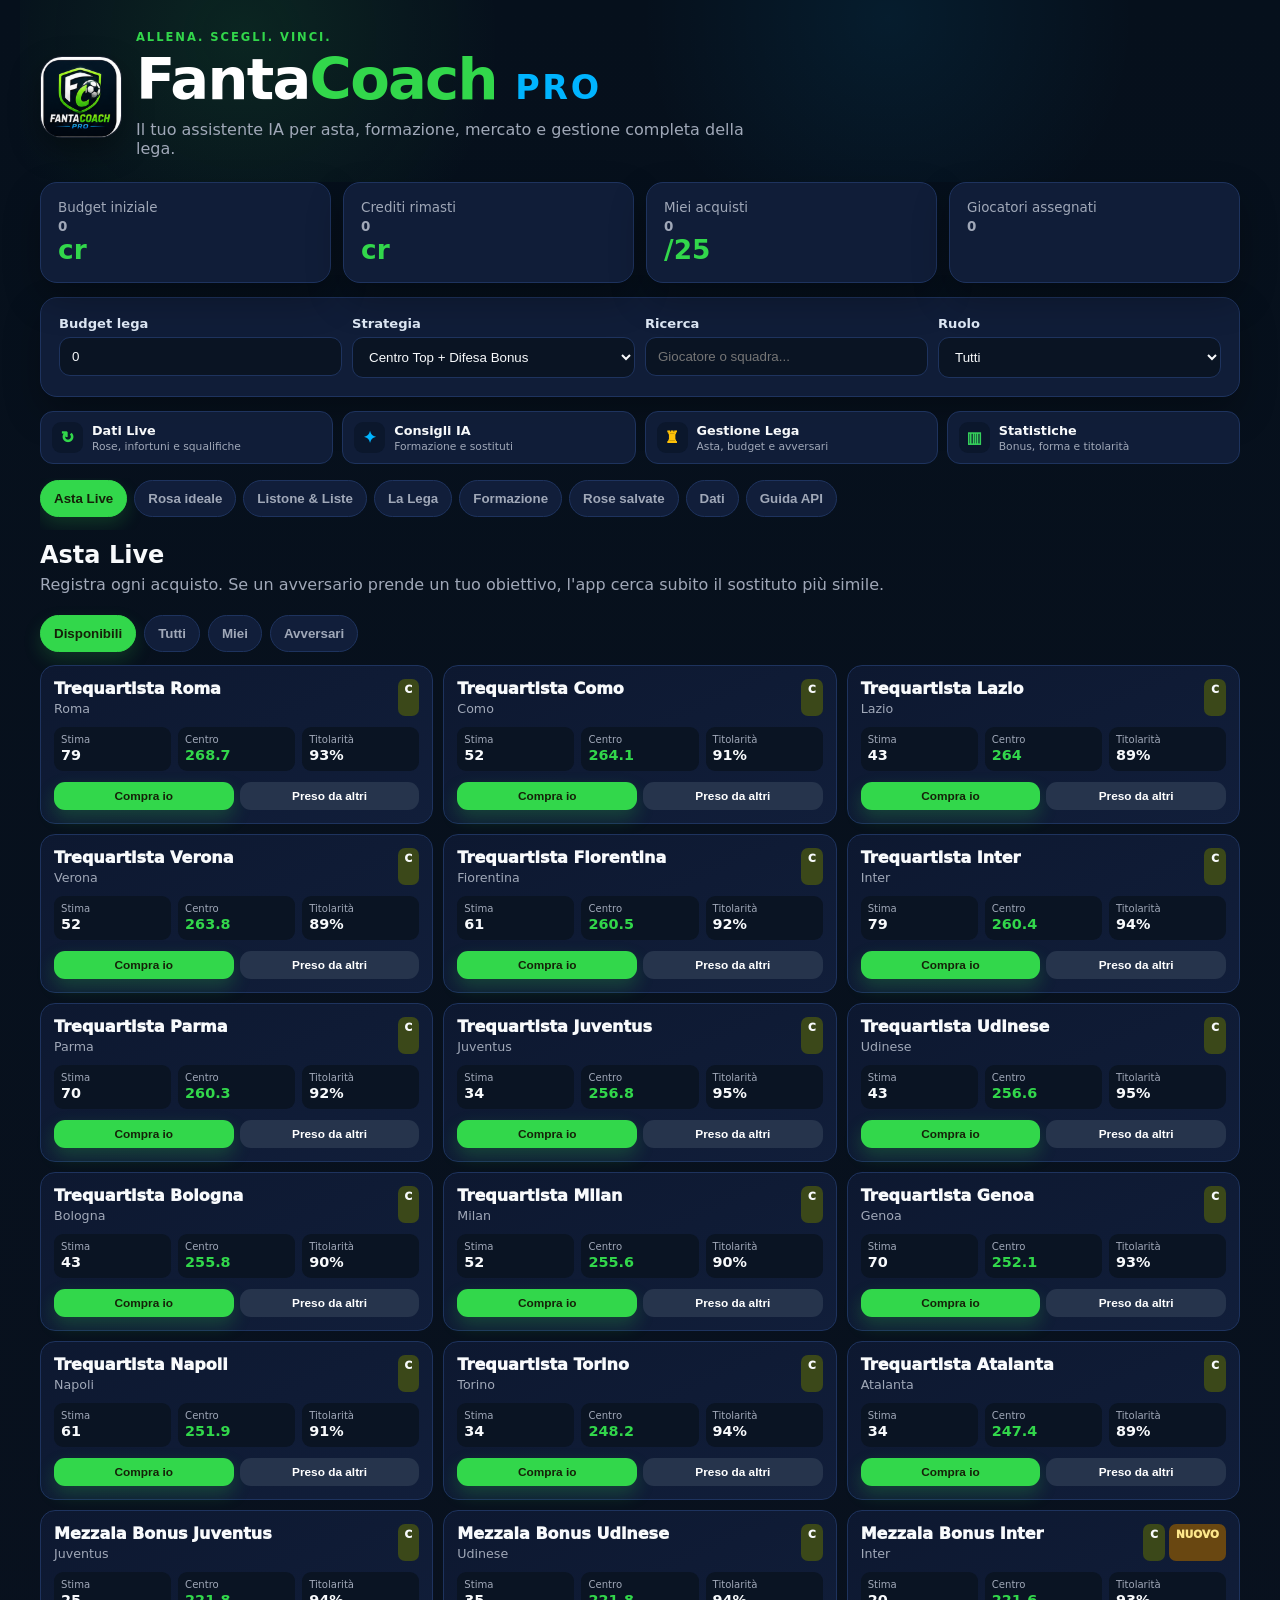
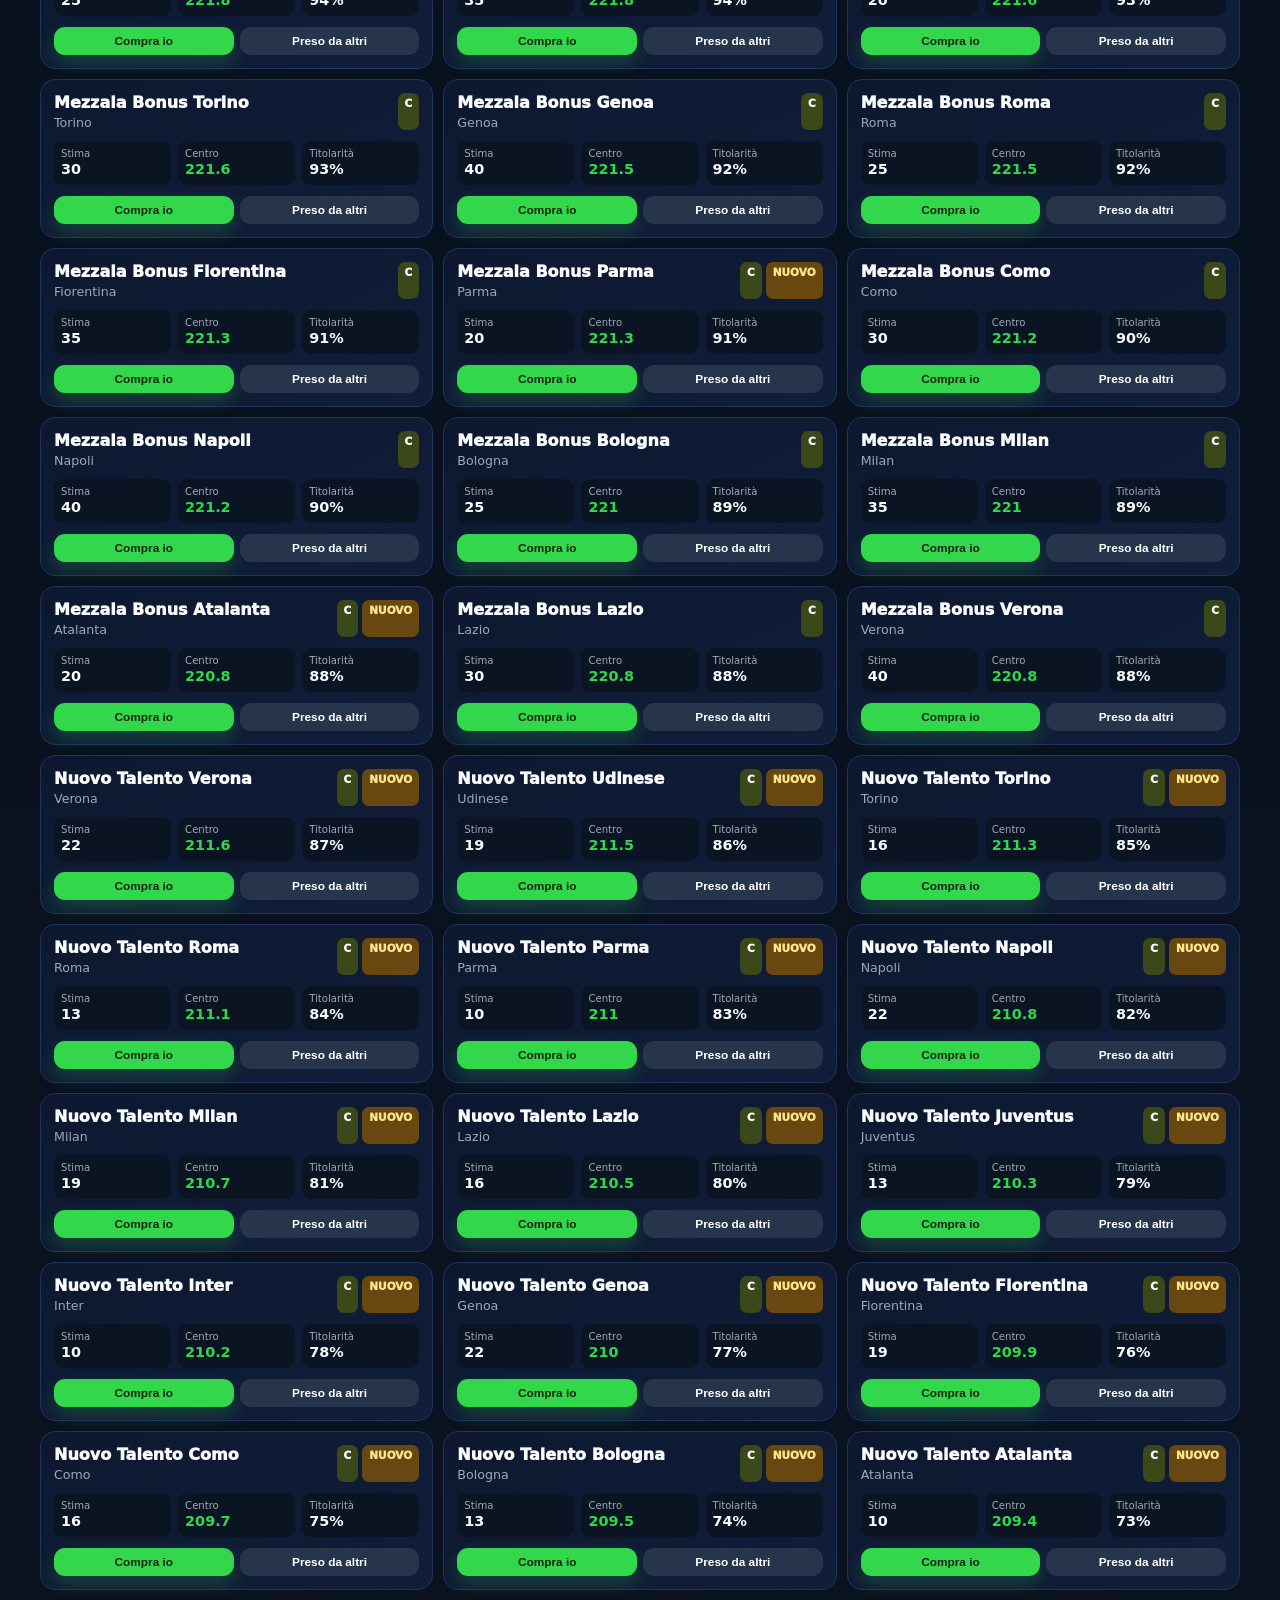
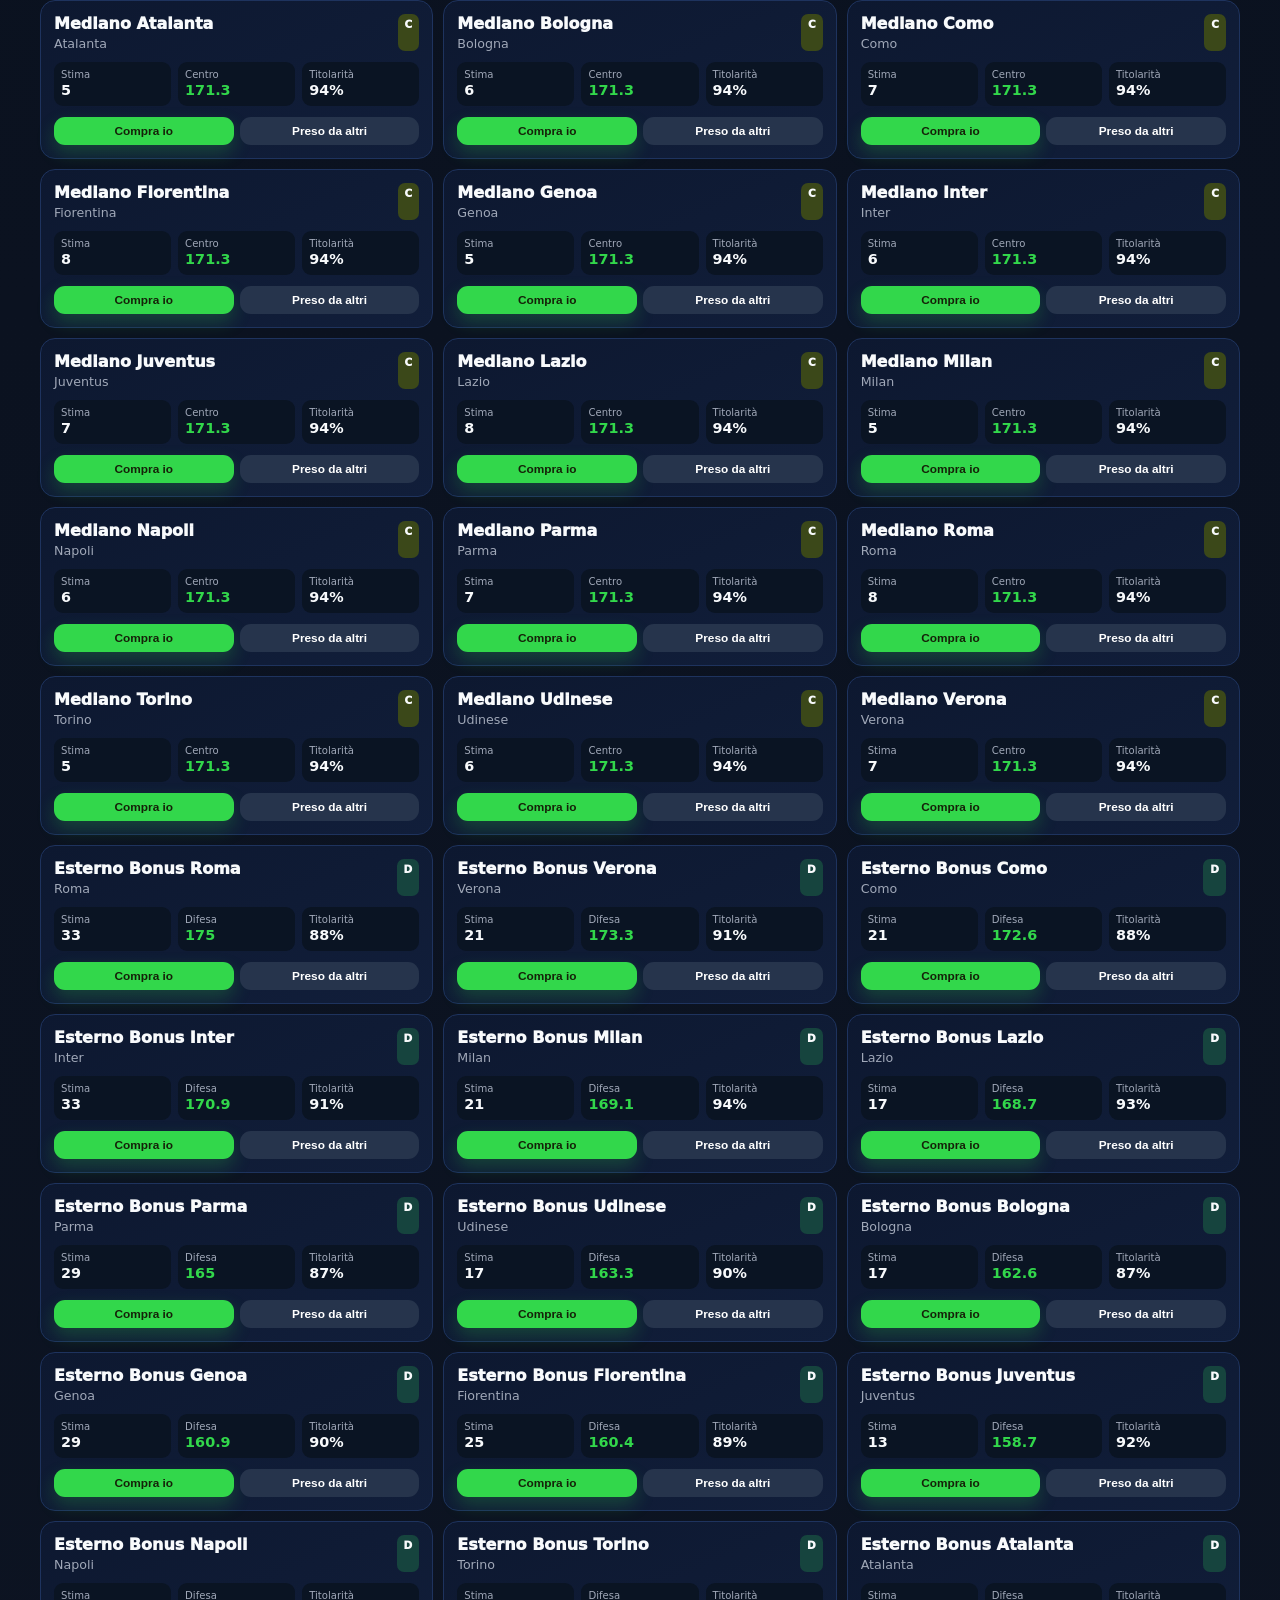
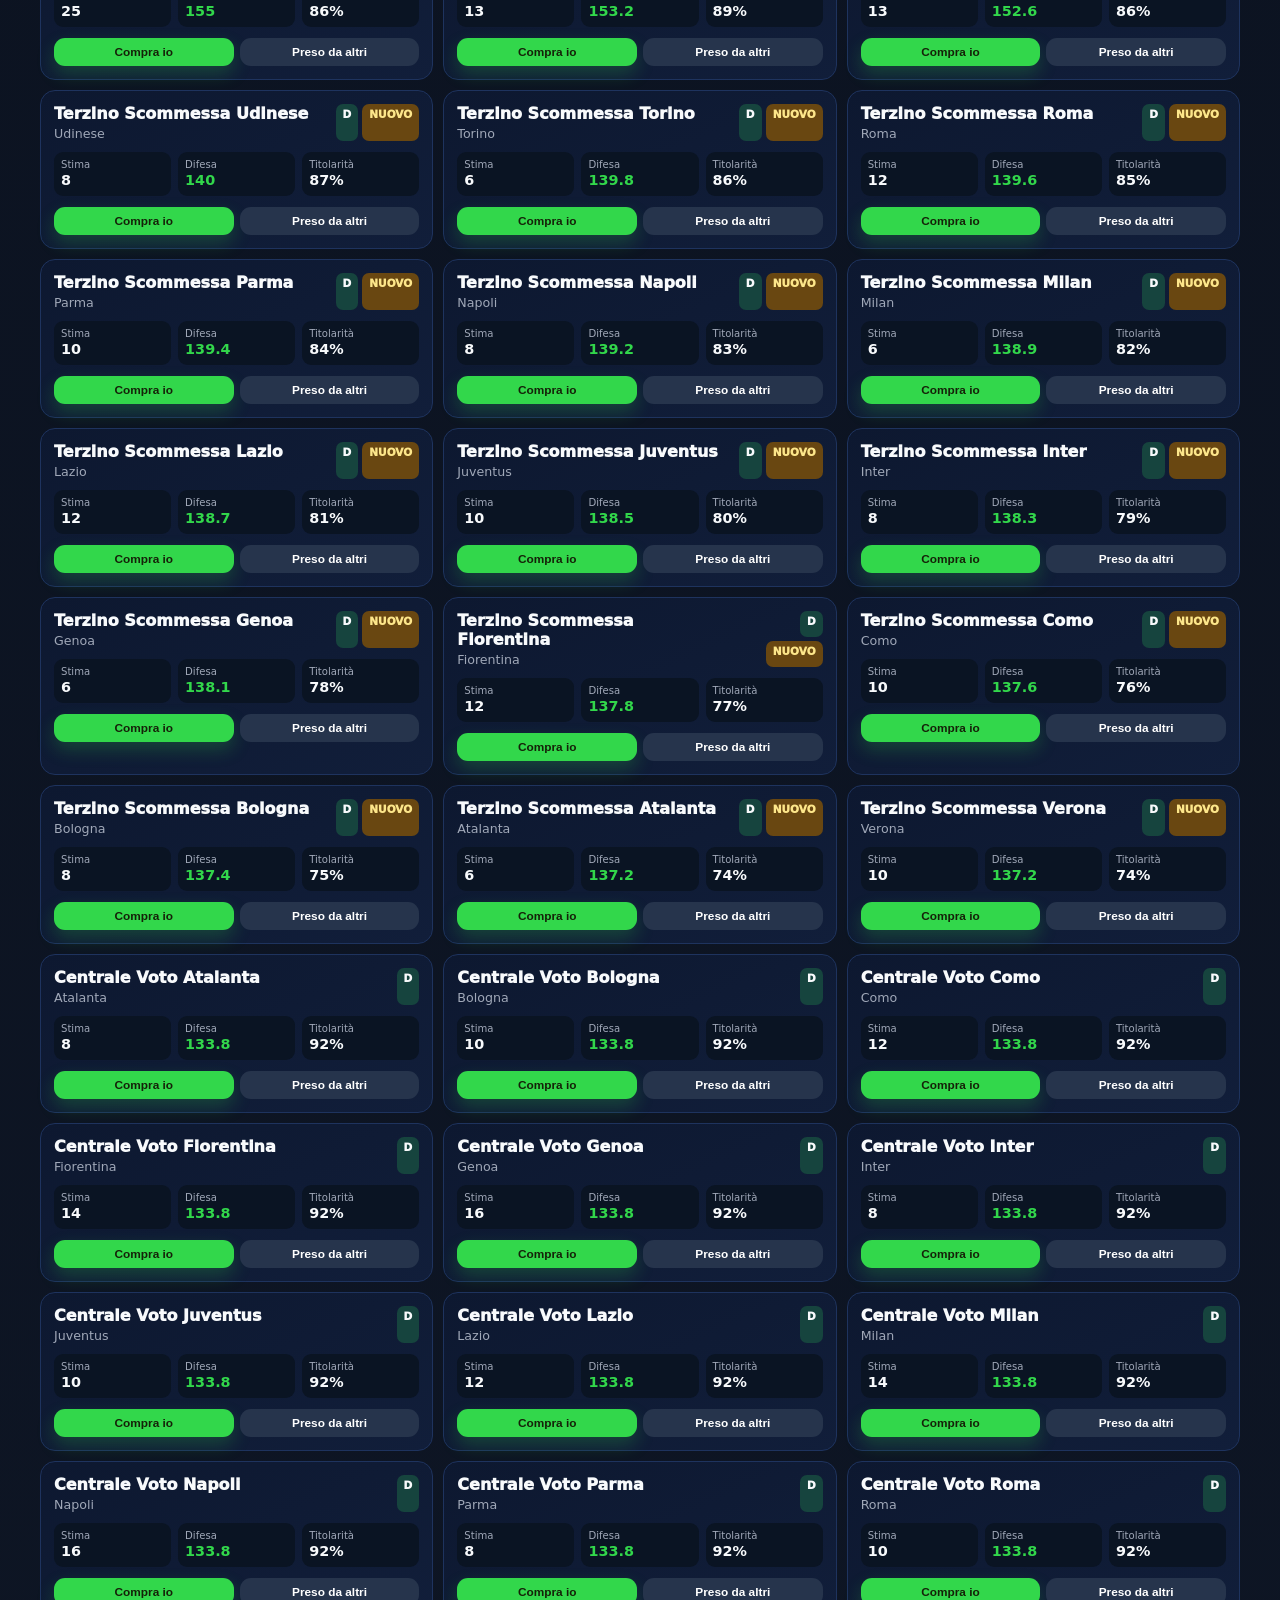
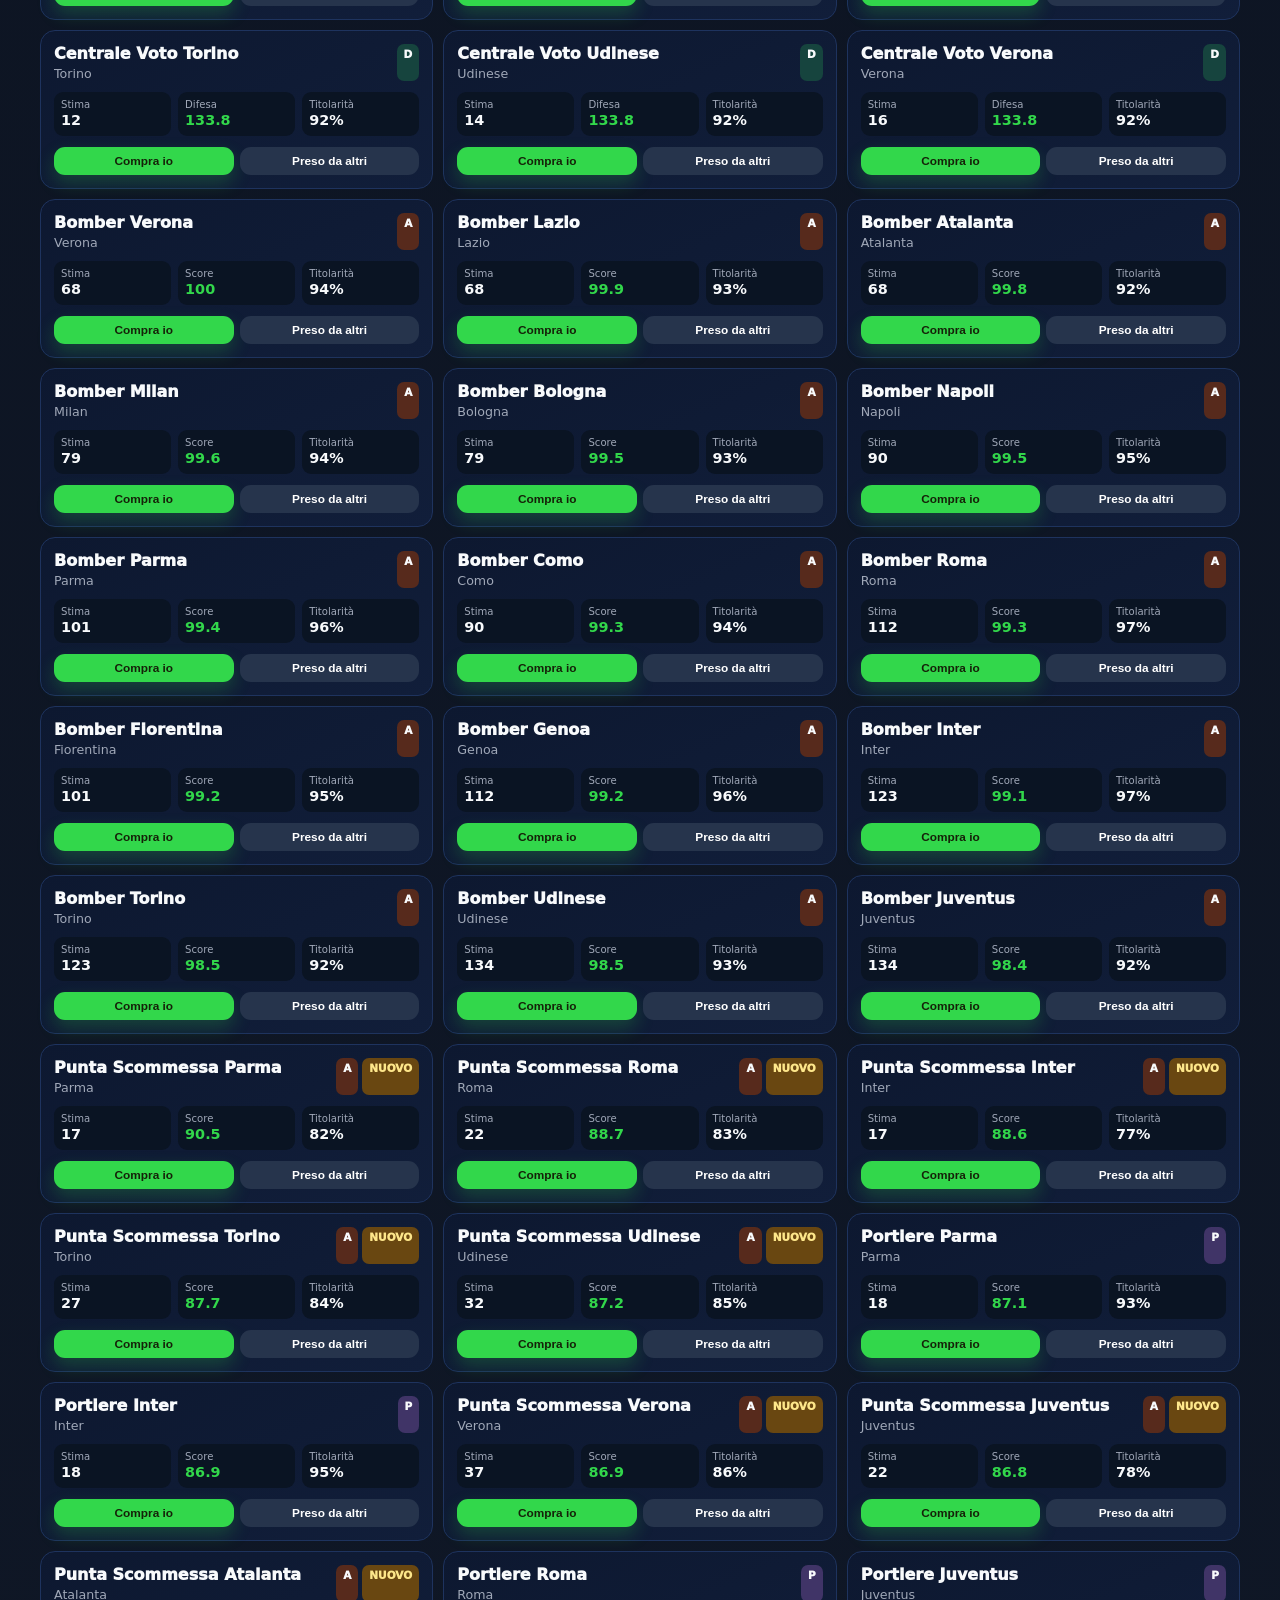
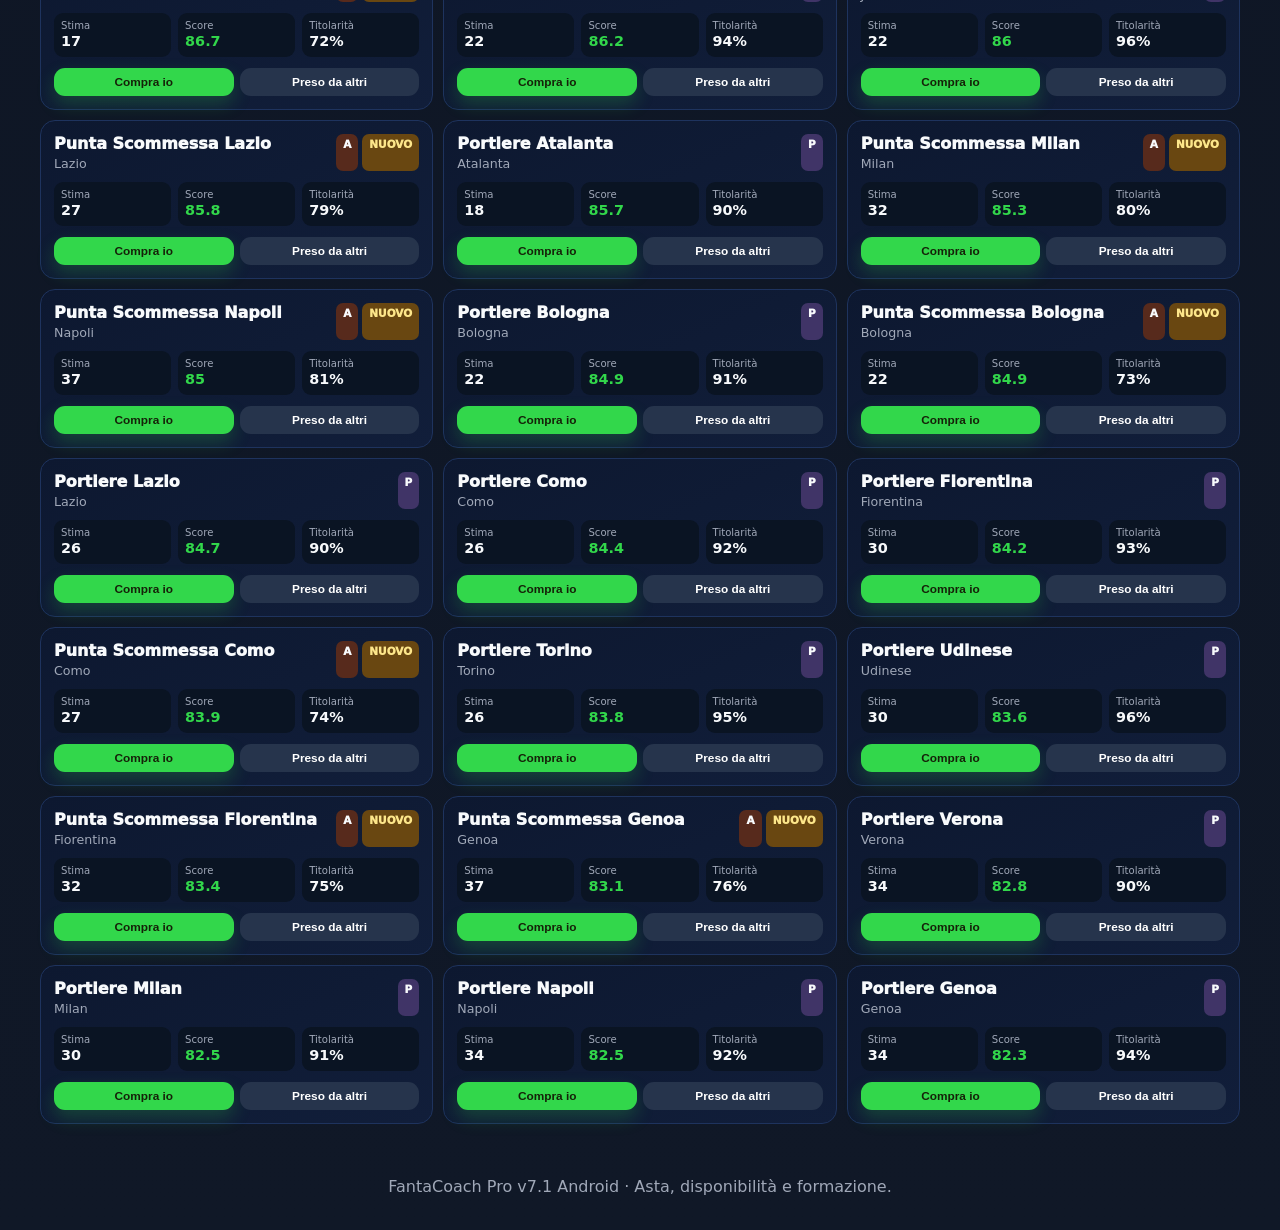
<file: web-source/index.html>
<!doctype html>
<html lang="it">
<head>
<meta charset="utf-8">
<meta name="viewport" content="width=device-width,initial-scale=1">
<meta name="theme-color" content="#0a1220">
<title>FantaCoach Pro v7.4</title>
<link rel="manifest" href="manifest.json">
<link rel="stylesheet" href="styles.css">
</head>
<body>
<header class="topbar">
  <div class="brand-wrap">
    <img src="logo-app.png" alt="Logo FantaCoach Pro" class="brand-logo">
    <div>
    <div class="eyebrow">ALLENA. SCEGLI. VINCI.</div>
    <h1><span class="brand-white">Fanta</span><span class="brand-green">Coach</span> <span class="brand-pro">Pro</span></h1>
    <p>Il tuo assistente IA per asta, formazione, mercato e gestione completa della lega.</p>
    </div>
  </div>
  <button id="installBtn" class="btn secondary hidden">Installa</button>
</header>

<main class="container">
<section class="stats grid">
  <article class="card stat"><span>Budget iniziale</span><strong><span id="budgetInitial">1000</span> cr</strong></article>
  <article class="card stat"><span>Crediti rimasti</span><strong class="good"><span id="budgetLeft">1000</span> cr</strong></article>
  <article class="card stat"><span>Miei acquisti</span><strong><span id="myBought">0</span>/25</strong></article>
  <article class="card stat"><span>Giocatori assegnati</span><strong><span id="soldCount">0</span></strong></article>
</section>

<section class="card settings">
  <div class="settings-grid">
    <label>Budget lega
      <input id="budgetInput" type="number" min="100" max="10000" value="1000">
    </label>
    <label>Strategia
      <select id="strategy">
        <option value="mid_def_risk">Centro Top + Difesa Bonus</option>
        <option value="midfield">Centrocampo dominante</option>
        <option value="defense_risk">Difesa Bonus + Scommesse</option>
        <option value="balanced">Equilibrata</option>
        <option value="attack">Top in attacco</option>
        <option value="value">Qualità/prezzo</option>
      </select>
    </label>
    <label>Ricerca
      <input id="globalSearch" type="search" placeholder="Giocatore o squadra...">
    </label>
    <label>Ruolo
      <select id="globalRole">
        <option value="">Tutti</option><option>P</option><option>D</option><option>C</option><option>A</option>
      </select>
    </label>
  </div>
</section>


<section class="feature-strip">
  <div class="feature"><span class="feature-icon live">↻</span><div><strong>Dati Live</strong><small>Rose, infortuni e squalifiche</small></div></div>
  <div class="feature"><span class="feature-icon ai">✦</span><div><strong>Consigli IA</strong><small>Formazione e sostituti</small></div></div>
  <div class="feature"><span class="feature-icon league">♜</span><div><strong>Gestione Lega</strong><small>Asta, budget e avversari</small></div></div>
  <div class="feature"><span class="feature-icon statsico">▥</span><div><strong>Statistiche</strong><small>Bonus, forma e titolarità</small></div></div>
</section>

<nav class="tabs">
  <button class="tab active" data-tab="auction">Asta Live</button>
  <button class="tab" data-tab="builder">Rosa ideale</button>
  <button class="tab" data-tab="lists">Listone & Liste</button>
  <button class="tab" data-tab="league">La Lega</button>
  <button class="tab" data-tab="lineup">Formazione</button>
  <button class="tab" data-tab="saved">Rose salvate</button>
  <button class="tab" data-tab="data">Dati</button>
  <button class="tab" data-tab="guide">Guida API</button>
</nav>

<section id="auction" class="tab-panel active">
  <div class="section-head">
    <div>
      <h2>Asta Live</h2>
      <p>Registra ogni acquisto. Se un avversario prende un tuo obiettivo, l'app cerca subito il sostituto più simile.</p>
    </div>
  </div>
  <div id="auctionAlerts"></div>
  <div class="auction-filters">
    <button class="filter-pill active" data-availability="available">Disponibili</button>
    <button class="filter-pill" data-availability="all">Tutti</button>
    <button class="filter-pill" data-availability="mine">Miei</button>
    <button class="filter-pill" data-availability="sold">Avversari</button>
  </div>
  <div id="auctionGrid" class="players-grid"></div>
</section>

<section id="builder" class="tab-panel">
  <div class="section-head">
    <div><h2>Rosa ideale</h2><p>Scegli alcuni obiettivi oppure lascia fare tutto a FantaCoach. Gli acquisti reali vengono sempre mantenuti.</p></div>
  </div>
  <div class="actions">
    <button id="proposeBtn" class="btn primary">✨ Proponi rosa completa</button>
    <button id="completeBtn" class="btn accent">🧩 Completa le mie scelte</button>
    <button id="saveSquadBtn" class="btn secondary">💾 Salva rosa</button>
    <button id="clearPlanBtn" class="btn danger">Azzera piano</button>
  </div>
  <div id="planSummary" class="coach-box"></div>
  <div id="planByRole"></div>
</section>

<section id="lists" class="tab-panel">
  <div class="section-head">
    <div><h2>Listone & Liste intelligenti</h2><p>Organizza obiettivi per fascia. I giocatori non più disponibili vengono sostituiti automaticamente.</p></div>
  </div>
  <div class="card list-toolbar">
    <div class="list-controls">
      <label>Squadra<select id="teamFilter"><option value="">Tutte</option></select></label>
      <label>Ruolo<select id="listRoleFilter"><option value="">Tutti</option><option>P</option><option>D</option><option>C</option><option>A</option></select></label>
      <label>Lista<select id="customListFilter"><option value="">Tutti</option></select></label>
    </div>
    <div class="new-list">
      <input id="newListName" maxlength="30" placeholder="Es. Miei pupilli">
      <button id="createListBtn" class="btn secondary">Crea lista</button>
    </div>
    <div id="listChips" class="chips"></div>
  </div>
  <div id="replacementLog"></div>
  <div id="listoneGrid" class="players-grid"></div>
</section>

<section id="league" class="tab-panel">
  <div class="section-head">
    <div><h2>La Lega</h2><p>Inserisci le squadre della lega e confronta in tempo reale la competitività delle rose.</p></div>
  </div>

  <div class="card league-setup">
    <div class="settings-grid">
      <label>Nome lega<input id="leagueName" placeholder="La mia lega"></label>
      <label>La mia squadra<input id="myTeamName" placeholder="Nome squadra"></label>
      <label>Nuovo avversario<input id="newOpponent" placeholder="Nome squadra avversaria"></label>
      <div class="field-button"><button id="addOpponentBtn" class="btn primary">+ Aggiungi squadra</button></div>
    </div>
    <div id="teamChips" class="chips"></div>
  </div>

  <div class="card compare-card">
    <h3>Power Ranking della lega</h3>
    <p class="small">Proiezione basata su qualità dei giocatori acquistati, equilibrio per ruolo, crediti residui e possibilità di completare la rosa.</p>
    <div id="leagueRanking"></div>
  </div>

  <div class="card import-card">
    <h3>Importa situazione asta</h3>
    <p>CSV: <code>player,owner,cost</code>. Utile per ricostruire rapidamente un'asta già iniziata.</p>
    <input id="leagueCsv" type="file" accept=".csv,text/csv">
    <div id="leagueImportMsg" class="message"></div>
  </div>
</section>


<section id="lineup" class="tab-panel">
  <div class="section-head">
    <div>
      <h2>Formazione della giornata</h2>
      <p>L'IA propone l'XI migliore usando solo i tuoi acquisti reali. Puoi poi modificare liberamente la scelta.</p>
    </div>
  </div>

  <div class="card lineup-toolbar">
    <div class="settings-grid">
      <label>Giornata
        <select id="roundSelect"><option value="">Sincronizza il calendario</option></select>
      </label>
      <label>Modulo preferito
        <select id="formationPref">
          <option value="auto">Automatico</option>
          <option value="343">3-4-3</option>
          <option value="352">3-5-2</option>
          <option value="433">4-3-3</option>
          <option value="442">4-4-2</option>
          <option value="451">4-5-1</option>
          <option value="532">5-3-2</option>
          <option value="541">5-4-1</option>
        </select>
      </label>
      <div class="field-button"><button id="matchdaySyncBtn" class="btn secondary">🔄 Aggiorna giornata</button></div>
      <div class="field-button"><button id="suggestLineupBtn" class="btn primary">✨ Suggerisci XI</button></div>
    </div>
    <div id="matchdayStatus" class="sync-status warn">Calendario non ancora sincronizzato.</div>
    <p class="small">Con modulo automatico, FantaCoach può scegliere 4 difensori quando il vantaggio del bonus/modificatore difesa supera l'alternativa offensiva.</p>
  </div>

  <div id="lineupWarnings"></div>

  <div class="lineup-columns">
    <div>
      <h3>XI titolare <span id="lineupCount" class="muted-inline">0/11</span></h3>
      <div id="startingXI" class="lineup-grid"></div>
    </div>
    <div>
      <h3>Panchina</h3>
      <div id="benchList" class="lineup-grid"></div>
    </div>
  </div>
</section>

<section id="saved" class="tab-panel">
  <div class="section-head"><div><h2>Rose salvate</h2><p>Conserva più strategie e ricaricale quando vuoi.</p></div></div>
  <div id="savedSquads"></div>
</section>

<section id="data" class="tab-panel">
  <div class="card import-card">
    <h2>Sync automatico Serie A</h2>
    <p>Collegamento sicuro via backend: la chiave API resta sul server e non viene salvata nel browser.</p>
    <div class="settings-grid api-settings">
      <label>Stagione API
        <input id="apiSeason" type="number" min="2020" max="2035" value="2026">
      </label>
      <label>Intervallo automatico
        <select id="apiInterval">
          <option value="21600000">Ogni 6 ore</option>
          <option value="43200000">Ogni 12 ore</option>
          <option value="86400000">Una volta al giorno</option>
        </select>
      </label>
      <div class="field-button"><button id="apiSyncBtn" class="btn primary">⚡ Sincronizza Serie A</button></div>
      <div class="field-button"><button id="apiTestBtn" class="btn secondary">Test collegamento</button></div>
    </div>
    <div class="actions medical-actions">
      <button id="medicalSyncBtn" class="btn secondary">🩺 Aggiorna infortuni + tempi di rientro</button>
    </div>
    <div id="apiStatus" class="sync-status">API non ancora sincronizzata.</div>
    <div id="apiMessage" class="message"></div>
    <p class="small">Il sync aggiorna squadre e appartenenza dei giocatori. Il controllo medico usa anche lo storico indisponibilità per stimare inizio/fine assenza quando l'API dispone delle date. Se l'assenza prevista è almeno 90 giorni, compare automaticamente <strong>SOSTITUIBILE ≥3 MESI</strong>.</p>
  </div>
  <div class="card import-card">
    <h2>Dati fantacalcistici / fallback CSV</h2>
    <p>Collega un CSV pubblico con quotazioni, FVM, ruoli e indicatori. Può essere usato insieme al sync Serie A.</p>
    <label>URL CSV giocatori<input id="remoteUrl" type="url" placeholder="https://.../giocatori.csv"></label>
    <div class="actions">
      <button id="syncRemoteBtn" class="btn primary">Aggiorna ora</button>
      <button id="clearRemoteBtn" class="btn secondary">Rimuovi sorgente</button>
    </div>
    <div id="syncMessage" class="message"></div>
  </div>
  <div class="card import-card">
    <h3>Import manuale listone</h3>
    <p><code>name,team,role,price,fvm,form,starter,risk,avg,goals,assists,setpieces,attacking,newarrival,upside</code></p>
    <input id="playersCsv" type="file" accept=".csv,text/csv">
    <div class="actions"><button id="downloadTemplateBtn" class="btn secondary">Scarica modello</button><button id="restoreDemoBtn" class="btn secondary">Ripristina demo</button></div>
    <div id="importMessage" class="message"></div>
  </div>
</section>

<section id="guide" class="tab-panel">
  <div class="section-head">
    <div>
      <h2>Guida collegamento API</h2>
      <p>Questa guida resta dentro l'app, così chiunque potrà riconfigurare il servizio in futuro.</p>
    </div>
  </div>

  <div class="card guide-card">
    <h3>1. Crea la chiave API</h3>
    <p>Registrati su API-Football / API-Sports e crea una API key per il servizio Football.</p>
    <div class="guide-note">🔐 Non inserire mai la chiave direttamente nell'app Android, in app.js o in un CSV.</div>
  </div>

  <div class="card guide-card">
    <h3>2. Pubblica il backend</h3>
    <p>Nel pacchetto Android trovi la cartella <code>backend-vercel</code>. Pubblicala su Vercel.</p>
    <ol>
      <li>Crea un nuovo progetto Vercel.</li>
      <li>Carica la cartella <strong>backend-vercel</strong>.</li>
      <li>Apri <strong>Settings → Environment Variables</strong>.</li>
      <li>Crea la variabile <code>API_FOOTBALL_KEY</code> e incolla lì la tua chiave.</li>
      <li>Esegui un nuovo Deploy.</li>
    </ol>
  </div>

  <div class="card guide-card">
    <h3>3. Collega questa app Android</h3>
    <p>Inserisci l'indirizzo pubblico del progetto Vercel, senza slash finale.</p>
    <label>URL backend
      <input id="backendUrl" type="url" placeholder="https://mio-fantacoach.vercel.app">
    </label>
    <div class="actions">
      <button id="saveBackendBtn" class="btn primary">Salva collegamento</button>
      <button id="guideTestBtn" class="btn secondary">Test API</button>
    </div>
    <div id="backendMessage" class="message"></div>
    <div class="guide-example"><strong>Esempio:</strong> https://fantacoach-api.vercel.app</div>
  </div>

  <div class="card guide-card">
    <h3>4. Sincronizza i dati</h3>
    <p>Dopo il test vai in <strong>Dati</strong> e usa:</p>
    <ul>
      <li><strong>Sincronizza Serie A</strong> per squadre e rose.</li>
      <li><strong>Aggiorna infortuni + tempi di rientro</strong> per il controllo medico approfondito.</li>
      <li><strong>Aggiorna giornata</strong> nella sezione Formazione per partite e avversari.</li>
    </ul>
  </div>

  <div class="card guide-card">
    <h3>5. Aggiornare l'app Android</h3>
    <p>L'app usa un identificativo Android stabile ed è compatibile da Android 5.0 in poi. Per pubblicare un aggiornamento:</p>
    <ol>
      <li>Apri il progetto in Android Studio.</li>
      <li>Aumenta <code>versionCode</code> (8, 9, 10...) e modifica <code>versionName</code>.</li>
      <li>Genera un nuovo <strong>Android App Bundle (.aab)</strong>.</li>
      <li>Caricalo sulla stessa scheda app in Google Play Console.</li>
      <li>Usa sempre la stessa chiave di firma / Play App Signing.</li>
    </ol>
    <div class="guide-note">📱 Non cambiare <code>applicationId</code> dopo la prima pubblicazione: Android lo usa per riconoscere gli aggiornamenti della stessa app.</div>
  </div>

  <div class="card guide-card">
    <h3>6. Cosa rimane salvato dopo un aggiornamento</h3>
    <p>Con il normale aggiornamento Android restano sul dispositivo: lega, squadre avversarie, prezzi d'asta, rose salvate, liste personalizzate, budget e impostazioni. La disinstallazione manuale può invece cancellare i dati locali.</p>
  </div>
</section>

</main>

<footer><p>FantaCoach Pro v7.1 Android · Asta, disponibilità e formazione.</p></footer>
<script src="app.js"></script>
</body>
</html>
</file>
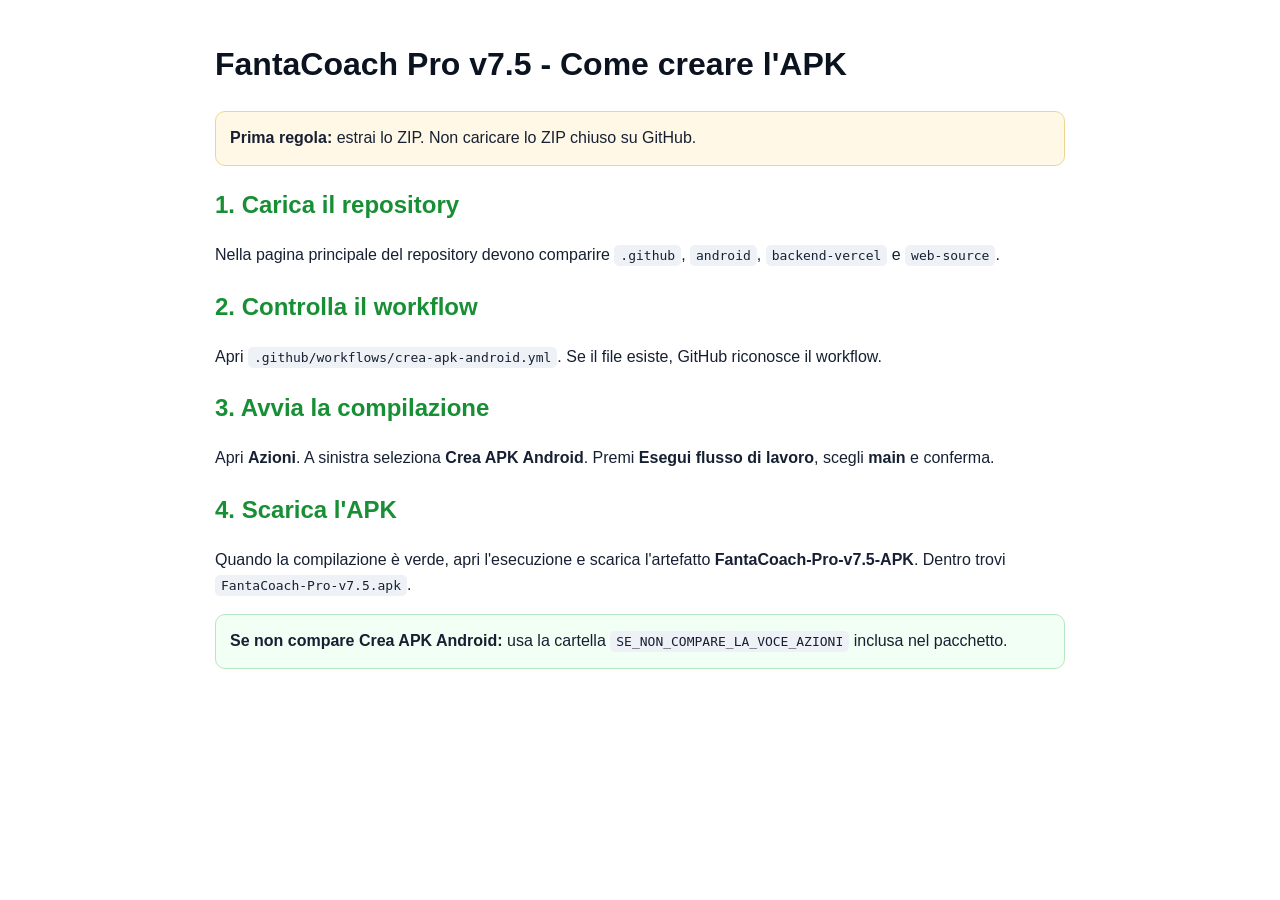
<file: FantaCoach_Pro_v7_5_REPOSITORY_OK/GUIDA_RAPIDA_ITALIANA.html>
<!doctype html><html lang="it"><head><meta charset="utf-8">
<title>Guida FantaCoach v7.5</title>
<style>
body{font-family:Arial,sans-serif;max-width:850px;margin:40px auto;padding:0 20px;line-height:1.55;color:#172033}
h1{color:#0B1320} h2{color:#188f34} code{background:#eef2f7;padding:3px 6px;border-radius:5px}
.box{background:#f2fff5;border:1px solid #b7e6c2;padding:14px;border-radius:10px}
.warn{background:#fff8e6;border:1px solid #efd690;padding:14px;border-radius:10px}
</style></head><body>
<h1>FantaCoach Pro v7.5 - Come creare l'APK</h1>
<div class="warn"><b>Prima regola:</b> estrai lo ZIP. Non caricare lo ZIP chiuso su GitHub.</div>
<h2>1. Carica il repository</h2>
<p>Nella pagina principale del repository devono comparire <code>.github</code>, <code>android</code>, <code>backend-vercel</code> e <code>web-source</code>.</p>
<h2>2. Controlla il workflow</h2>
<p>Apri <code>.github/workflows/crea-apk-android.yml</code>. Se il file esiste, GitHub riconosce il workflow.</p>
<h2>3. Avvia la compilazione</h2>
<p>Apri <b>Azioni</b>. A sinistra seleziona <b>Crea APK Android</b>. Premi <b>Esegui flusso di lavoro</b>, scegli <b>main</b> e conferma.</p>
<h2>4. Scarica l'APK</h2>
<p>Quando la compilazione è verde, apri l'esecuzione e scarica l'artefatto <b>FantaCoach-Pro-v7.5-APK</b>. Dentro trovi <code>FantaCoach-Pro-v7.5.apk</code>.</p>
<div class="box"><b>Se non compare Crea APK Android:</b> usa la cartella <code>SE_NON_COMPARE_LA_VOCE_AZIONI</code> inclusa nel pacchetto.</div>
</body></html>
</file>
<file: web-source/styles.css>
:root{--bg:#0B1320;--panel:#111E3A;--panel2:#0F1A33;--text:#F8FAFC;--muted:#A0A8B8;--accent:#32D74B;--cyan:#00B4FF;--gold:#FFC107;--danger:#FF3B30;--border:#1E335E;--shadow:0 16px 36px rgba(0,0,0,.28)}
*{box-sizing:border-box}body{margin:0;font-family:Inter,system-ui,-apple-system,"Segoe UI",sans-serif;color:var(--text);background:linear-gradient(180deg,#06101c,#0b1220 38%,#101827);min-height:100vh}
.topbar,.container{max-width:1240px;margin:auto}.topbar{padding:30px 20px 18px;display:flex;justify-content:space-between;gap:16px}.container{padding:0 20px 42px}
.eyebrow{font-size:.72rem;letter-spacing:.17em;font-weight:900;color:var(--accent)}h1{font-size:clamp(2.1rem,5vw,3.6rem);margin:.15rem 0}h2,h3{margin:.15rem 0}p{color:var(--muted);margin:.4rem 0}.small{font-size:.82rem}
.grid{display:grid;gap:12px}.stats{grid-template-columns:repeat(4,1fr);margin-bottom:14px}.card{background:rgba(17,24,39,.93);border:1px solid var(--border);border-radius:17px;box-shadow:var(--shadow)}.stat{padding:17px}.stat span{display:block;color:var(--muted);font-size:.84rem}.stat strong{display:block;font-size:1.65rem;margin-top:4px}.good{color:var(--accent)}
.settings,.league-setup,.compare-card,.import-card{padding:18px;margin-bottom:14px}.settings-grid{display:grid;grid-template-columns:repeat(4,1fr);gap:10px}.field-button{display:flex;align-items:end}.field-button .btn{width:100%;margin-bottom:0}
label{display:block;color:#dbe5f2;font-size:.82rem;font-weight:800}input,select{width:100%;margin-top:6px;padding:11px 12px;background:#0a1423;border:1px solid var(--border);border-radius:11px;color:var(--text);outline:none}input:focus,select:focus{border-color:var(--accent)}
.tabs{display:flex;gap:7px;overflow:auto;padding:2px 0 13px}.tab,.filter-pill{white-space:nowrap;border:1px solid var(--border);background:var(--panel);color:var(--muted);padding:10px 13px;border-radius:999px;font-weight:900;cursor:pointer}.tab.active,.filter-pill.active{background:var(--accent);border-color:var(--accent);color:#152108}.tab-panel{display:none}.tab-panel.active{display:block}
.section-head{display:flex;justify-content:space-between;align-items:center;gap:12px;margin:8px 0 15px}.btn{border:0;border-radius:11px;padding:10px 13px;font-weight:900;cursor:pointer}.btn.primary{background:var(--accent);color:#152108}.btn.accent{background:var(--cyan);color:#05262c}.btn.secondary{background:#26344c;color:#fff}.btn.danger{background:#3d1720;color:#fecaca;border:1px solid #7f1d1d}.btn.tiny{padding:7px 9px;font-size:.74rem}.hidden{display:none}.actions,.auction-filters{display:flex;gap:8px;flex-wrap:wrap;margin-bottom:13px}
.players-grid{display:grid;grid-template-columns:repeat(3,1fr);gap:10px}.player-card{background:linear-gradient(155deg,#111827,#172237);border:1px solid var(--border);border-radius:15px;padding:13px;position:relative}.player-card.mine{border-color:var(--accent)}.player-card.sold{opacity:.63}.player-card.planned{box-shadow:0 0 0 1px var(--cyan)}
.player-top{display:flex;justify-content:space-between;gap:8px}.player-name{font-size:1rem;font-weight:950}.team{font-size:.79rem;color:var(--muted);margin-top:3px}.badges{display:flex;gap:4px;flex-wrap:wrap;justify-content:flex-end}.badge{font-size:.66rem;font-weight:950;padding:4px 7px;border-radius:7px;background:#293750}.badge.P{background:#403467}.badge.D{background:#16443e}.badge.C{background:#3b4819}.badge.A{background:#572a1c}.badge.new{background:#694711;color:#fde68a}.badge.mine{background:#254817;color:#d9f99d}.badge.sold{background:#51202a;color:#fecaca}
.metrics{display:grid;grid-template-columns:repeat(3,1fr);gap:7px;margin:11px 0}.metric{background:#0a1423;border-radius:9px;padding:7px}.metric span{display:block;font-size:.63rem;color:var(--muted)}.metric strong{font-size:.9rem}.score{color:var(--accent)}
.statusline{background:#0a1423;border-radius:9px;padding:8px;margin-bottom:9px;font-size:.78rem;color:#dbe5f2}.player-actions{display:flex;gap:6px;flex-wrap:wrap}.player-actions .btn{flex:1}.mini-select{flex:2;min-width:120px;margin:0;padding:8px;font-size:.75rem}
.coach-box{background:linear-gradient(135deg,#132217,#101c2b);border:1px solid #315a31;border-radius:14px;padding:14px;margin-bottom:15px;color:#d9f99d}.role-block{margin-bottom:16px}.role-title{display:flex;justify-content:space-between;align-items:center;margin-bottom:7px}.squad-list{display:grid;grid-template-columns:repeat(2,1fr);gap:8px}.squad-row{display:flex;justify-content:space-between;align-items:center;gap:8px;background:var(--panel);border:1px solid var(--border);border-radius:11px;padding:11px 13px}.squad-row small{color:var(--muted)}
.list-toolbar{padding:15px;margin-bottom:12px}.list-controls{display:grid;grid-template-columns:repeat(3,1fr);gap:10px}.new-list{display:flex;gap:8px;margin-top:10px}.new-list input{margin:0}.chips{display:flex;gap:6px;flex-wrap:wrap;margin-top:11px}.chip{background:#182438;border:1px solid var(--border);border-radius:999px;padding:7px 10px;font-size:.74rem;font-weight:850}.chip button{border:0;background:transparent;color:#fca5a5;margin-left:6px;cursor:pointer}
.replace-box{background:#151f31;border:1px solid #4b5d78;border-radius:13px;padding:12px;margin-bottom:12px}.replace-row{padding:7px 0;border-bottom:1px solid #27344a;font-size:.83rem}.replace-row:last-child{border-bottom:0}.arrow{color:var(--accent);font-weight:900}
.ranking-row{display:grid;grid-template-columns:38px minmax(120px,1fr) 2fr 58px 90px;gap:9px;align-items:center;padding:10px 0;border-bottom:1px solid #28354a}.ranking-row:last-child{border-bottom:0}.rank{font-size:1.1rem;font-weight:1000}.bar{height:11px;background:#0a1423;border-radius:99px;overflow:hidden}.bar>span{display:block;height:100%;background:linear-gradient(90deg,var(--cyan),var(--accent));border-radius:99px}.power{text-align:right;font-weight:1000;color:var(--accent)}.credits{text-align:right;color:var(--muted);font-size:.8rem}
.saved-card{background:var(--panel);border:1px solid var(--border);border-radius:14px;padding:14px;margin-bottom:9px}.saved-head{display:flex;justify-content:space-between;gap:9px}.saved-meta{display:flex;gap:11px;flex-wrap:wrap;color:var(--muted);font-size:.8rem;margin:8px 0}.message{font-weight:850;margin-top:10px}.message.ok{color:var(--accent)}.message.error{color:#fca5a5}code{display:inline-block;background:#07111f;padding:5px 7px;border-radius:6px;max-width:100%;overflow:auto}
footer{text-align:center;padding:4px 20px 28px}
@media(max-width:920px){.stats,.settings-grid{grid-template-columns:repeat(2,1fr)}.players-grid{grid-template-columns:repeat(2,1fr)}.ranking-row{grid-template-columns:32px 1fr 1.5fr 50px}.credits{display:none}}
@media(max-width:620px){.stats,.settings-grid,.players-grid,.squad-list,.list-controls{grid-template-columns:1fr}.section-head{align-items:flex-start;flex-direction:column}.ranking-row{grid-template-columns:28px 1fr 70px}.ranking-row .bar{display:none}.new-list{flex-direction:column}}

.api-settings{margin-top:12px}
.sync-status{margin-top:13px;padding:10px 12px;border-radius:10px;background:#0a1423;border:1px solid var(--border);font-size:.82rem;color:#dbe5f2}
.sync-status.ok{border-color:#416128;color:#d9f99d}
.sync-status.warn{border-color:#72551a;color:#fde68a}
.player-card.needs-data{border-style:dashed;border-color:#80611d}
.badge.api{background:#164a5a;color:#cffafe}
.badge.warn{background:#694711;color:#fde68a}
.injury-note{background:#3a1821;color:#fecaca;border:1px solid #7f1d1d;border-radius:8px;padding:7px 8px;font-size:.75rem;margin-bottom:8px}

.medical-actions{margin-top:10px}
.player-card.long-injury{border-color:#b45309}
.player-card.suspended{border-color:#dc2626}
.availability-box{border-radius:9px;padding:8px 9px;margin-bottom:8px;font-size:.76rem;font-weight:750}
.availability-box.injured{background:#3a1821;border:1px solid #7f1d1d;color:#fecaca}
.availability-box.suspended{background:#3f1414;border:1px solid #b91c1c;color:#fecaca}
.availability-box.questionable{background:#3b2f12;border:1px solid #8a6a18;color:#fde68a}
.availability-box.eligible{background:#4a2b0b;border:1px solid #d97706;color:#fed7aa}
.medical-meta{display:flex;gap:8px;flex-wrap:wrap;margin-top:5px;font-size:.71rem}
.medical-meta span{background:rgba(0,0,0,.18);padding:3px 6px;border-radius:6px}
.lineup-toolbar{padding:16px;margin-bottom:14px}
.lineup-columns{display:grid;grid-template-columns:1.25fr .75fr;gap:18px}
.lineup-grid{display:grid;grid-template-columns:repeat(2,1fr);gap:8px;margin-top:9px}
.lineup-player{background:var(--panel);border:1px solid var(--border);border-radius:12px;padding:11px;display:flex;gap:9px;align-items:center}
.lineup-player.start{border-color:var(--accent)}
.lineup-player.unavailable{opacity:.58;border-color:#7f1d1d}
.lineup-player .lp-main{flex:1}
.lineup-player small{display:block;color:var(--muted);margin-top:3px}
.lineup-score{font-weight:1000;color:var(--accent);font-size:.95rem}
.lineup-toggle{padding:7px 8px}
.muted-inline{color:var(--muted);font-size:.8rem;font-weight:700}
.match-chip{display:inline-block;background:#182438;border:1px solid var(--border);border-radius:7px;padding:3px 6px;font-size:.68rem;margin-top:4px}
.warning-card{background:#3b1f12;border:1px solid #92400e;color:#fed7aa;border-radius:12px;padding:11px 13px;margin-bottom:10px}
.success-card{background:#142f1d;border:1px solid #3f6f3a;color:#d9f99d;border-radius:12px;padding:11px 13px;margin-bottom:10px}
@media(max-width:760px){.lineup-columns{grid-template-columns:1fr}.lineup-grid{grid-template-columns:1fr}}

.guide-card{padding:18px;margin-bottom:12px}
.guide-card ol,.guide-card ul{color:#cbd5e1;line-height:1.65;padding-left:22px}
.guide-card li{margin:4px 0}
.guide-note{background:#142337;border:1px solid #355174;border-radius:10px;padding:10px 12px;color:#dbeafe;margin-top:10px;font-size:.82rem}
.guide-example{margin-top:10px;color:var(--muted);font-size:.8rem}

.brand-wrap{display:flex;align-items:center;gap:14px}.brand-logo{width:82px;height:82px;border-radius:22px;box-shadow:0 12px 30px rgba(0,0,0,.35);border:1px solid rgba(255,255,255,.08);background:#09111f}.topbar h1{letter-spacing:-.03em}.topbar p{max-width:640px}.card{background:rgba(17,30,58,.94)}.player-card{background:linear-gradient(155deg,#0d1830,#111e3a)}.btn.primary{box-shadow:0 8px 18px rgba(50,215,75,.22)}.btn.accent{box-shadow:0 8px 18px rgba(0,180,255,.18)} .stat strong,.score,.power{color:var(--accent)} .tab.active,.filter-pill.active{box-shadow:0 8px 18px rgba(50,215,75,.18)} .coach-box{background:linear-gradient(135deg,#14331d,#0f203e)} footer{color:var(--muted)} @media(max-width:620px){.brand-wrap{align-items:flex-start}.brand-logo{width:64px;height:64px;border-radius:18px}}

.brand-white{color:#fff}.brand-green{color:var(--accent)}.brand-pro{color:var(--cyan);font-size:.58em;letter-spacing:.08em;text-transform:uppercase}
.feature-strip{display:grid;grid-template-columns:repeat(4,1fr);gap:9px;margin:0 0 14px}
.feature{display:flex;align-items:center;gap:9px;background:rgba(17,30,58,.94);border:1px solid var(--border);border-radius:13px;padding:10px 11px}
.feature strong{display:block;font-size:.8rem}.feature small{display:block;color:var(--muted);font-size:.67rem;margin-top:2px}
.feature-icon{width:31px;height:31px;border-radius:9px;display:grid;place-items:center;font-weight:1000;font-size:1rem;background:#0b172c}
.feature-icon.live{color:var(--accent)}.feature-icon.ai{color:var(--cyan)}.feature-icon.league{color:var(--gold)}.feature-icon.statsico{color:#35d05b}
.topbar{background:radial-gradient(circle at 18% 20%,rgba(50,215,75,.11),transparent 25%),radial-gradient(circle at 70% 10%,rgba(0,180,255,.08),transparent 28%)}
@media(max-width:850px){.feature-strip{grid-template-columns:repeat(2,1fr)}}
@media(max-width:460px){.feature-strip{grid-template-columns:1fr}}
</file>
